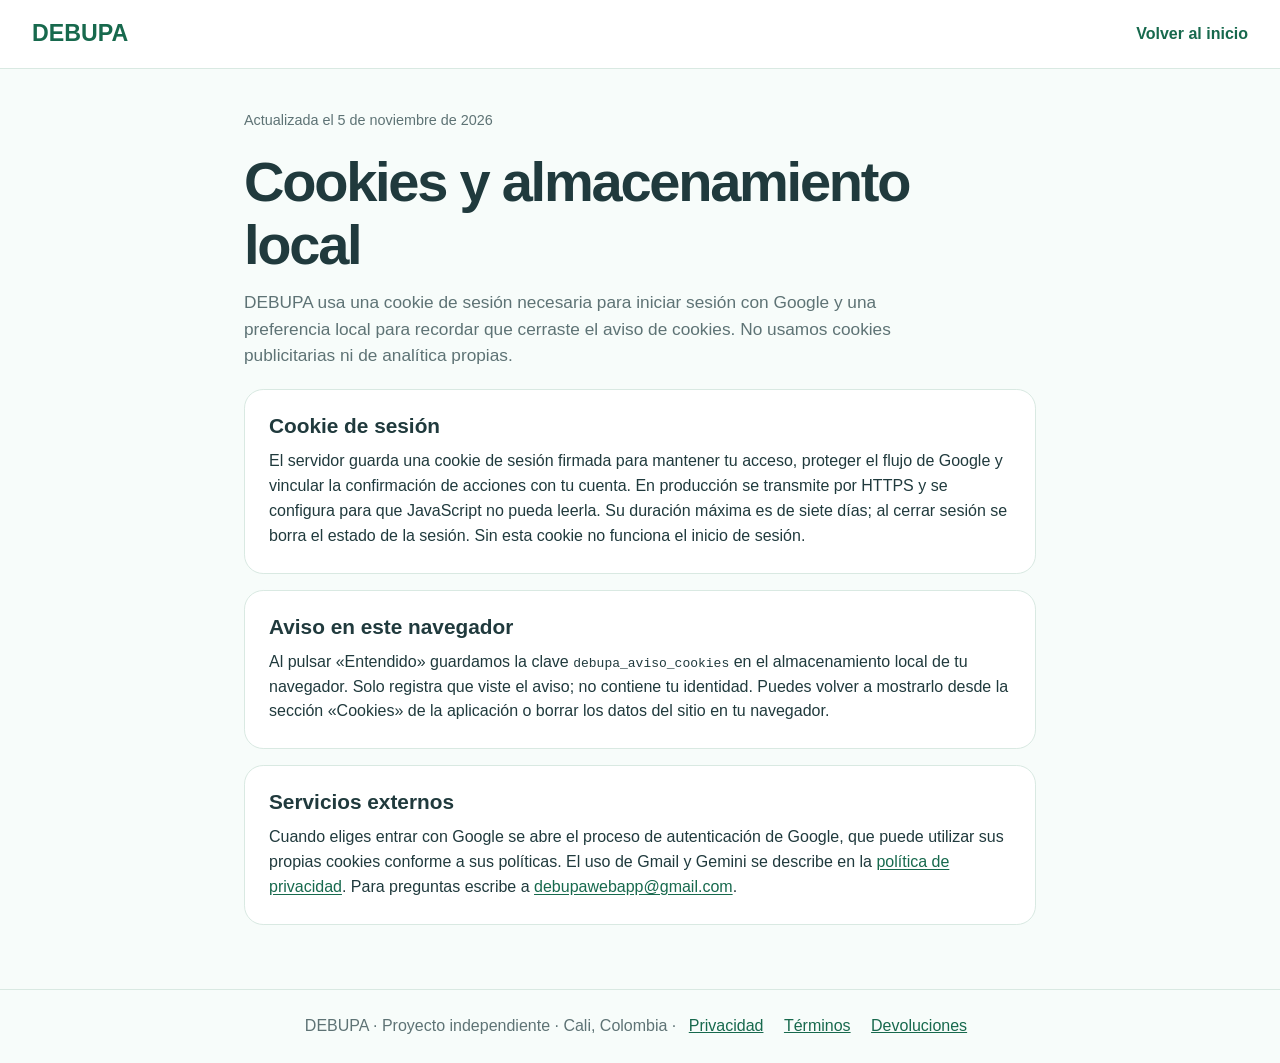
<file: frontend/cookies.html>
<!doctype html>
<html lang="es-CO">
  <head>
    <meta charset="utf-8" />
    <meta name="viewport" content="width=device-width, initial-scale=1" />
    <meta name="description" content="Información sobre cookies y almacenamiento del navegador en DEBUPA." />
    <meta name="theme-color" content="#23805d" />
    <title>Cookies | DEBUPA</title>
    <link rel="icon" type="image/svg+xml" href="./recursos/debupa-icono.svg" />
    <link rel="stylesheet" href="./estilos/variables.css" />
    <link rel="stylesheet" href="./estilos/base.css" />
    <link rel="stylesheet" href="./estilos/legal.css" />
  </head>
  <body>
    <a class="enlace_salto" href="#contenido-principal">Saltar al contenido</a>
    <header class="legal_cabecera">
      <a class="legal_marca" href="./#inicio" aria-label="DEBUPA, ir al inicio">DEBUPA</a>
      <a href="./#inicio">Volver al inicio</a>
    </header>
    <main id="contenido-principal" class="legal_contenido">
      <p class="legal_fecha">Actualizada el 5 de noviembre de 2026</p>
      <h1>Cookies y almacenamiento local</h1>
      <p class="legal_intro">
        DEBUPA usa una cookie de sesión necesaria para iniciar sesión con Google y una preferencia local para recordar
        que cerraste el aviso de cookies. No usamos cookies publicitarias ni de analítica propias.
      </p>

      <section class="legal_seccion" aria-labelledby="cookie-sesion">
        <h2 id="cookie-sesion">Cookie de sesión</h2>
        <p>
          El servidor guarda una cookie de sesión firmada para mantener tu acceso, proteger el flujo de Google y
          vincular la confirmación de acciones con tu cuenta. En producción se transmite por HTTPS y se configura para
          que JavaScript no pueda leerla. Su duración máxima es de siete días; al cerrar sesión se borra el estado de
          la sesión. Sin esta cookie no funciona el inicio de sesión.
        </p>
      </section>

      <section class="legal_seccion" aria-labelledby="preferencia-local">
        <h2 id="preferencia-local">Aviso en este navegador</h2>
        <p>
          Al pulsar «Entendido» guardamos la clave <code>debupa_aviso_cookies</code> en el almacenamiento local de tu
          navegador. Solo registra que viste el aviso; no contiene tu identidad. Puedes volver a mostrarlo desde la
          sección «Cookies» de la aplicación o borrar los datos del sitio en tu navegador.
        </p>
      </section>

      <section class="legal_seccion" aria-labelledby="terceros-cookies">
        <h2 id="terceros-cookies">Servicios externos</h2>
        <p>
          Cuando eliges entrar con Google se abre el proceso de autenticación de Google, que puede utilizar sus propias
          cookies conforme a sus políticas. El uso de Gmail y Gemini se describe en la
          <a href="./privacidad.html">política de privacidad</a>. Para preguntas escribe a
          <a href="mailto:debupawebapp@gmail.com">debupawebapp@gmail.com</a>.
        </p>
      </section>
    </main>
    <footer class="legal_pie">
      DEBUPA · Proyecto independiente · Cali, Colombia ·
      <a href="./privacidad.html">Privacidad</a>
      <a href="./terminos.html">Términos</a>
      <a href="./reembolsos.html">Devoluciones</a>
    </footer>
  </body>
</html>
</file>
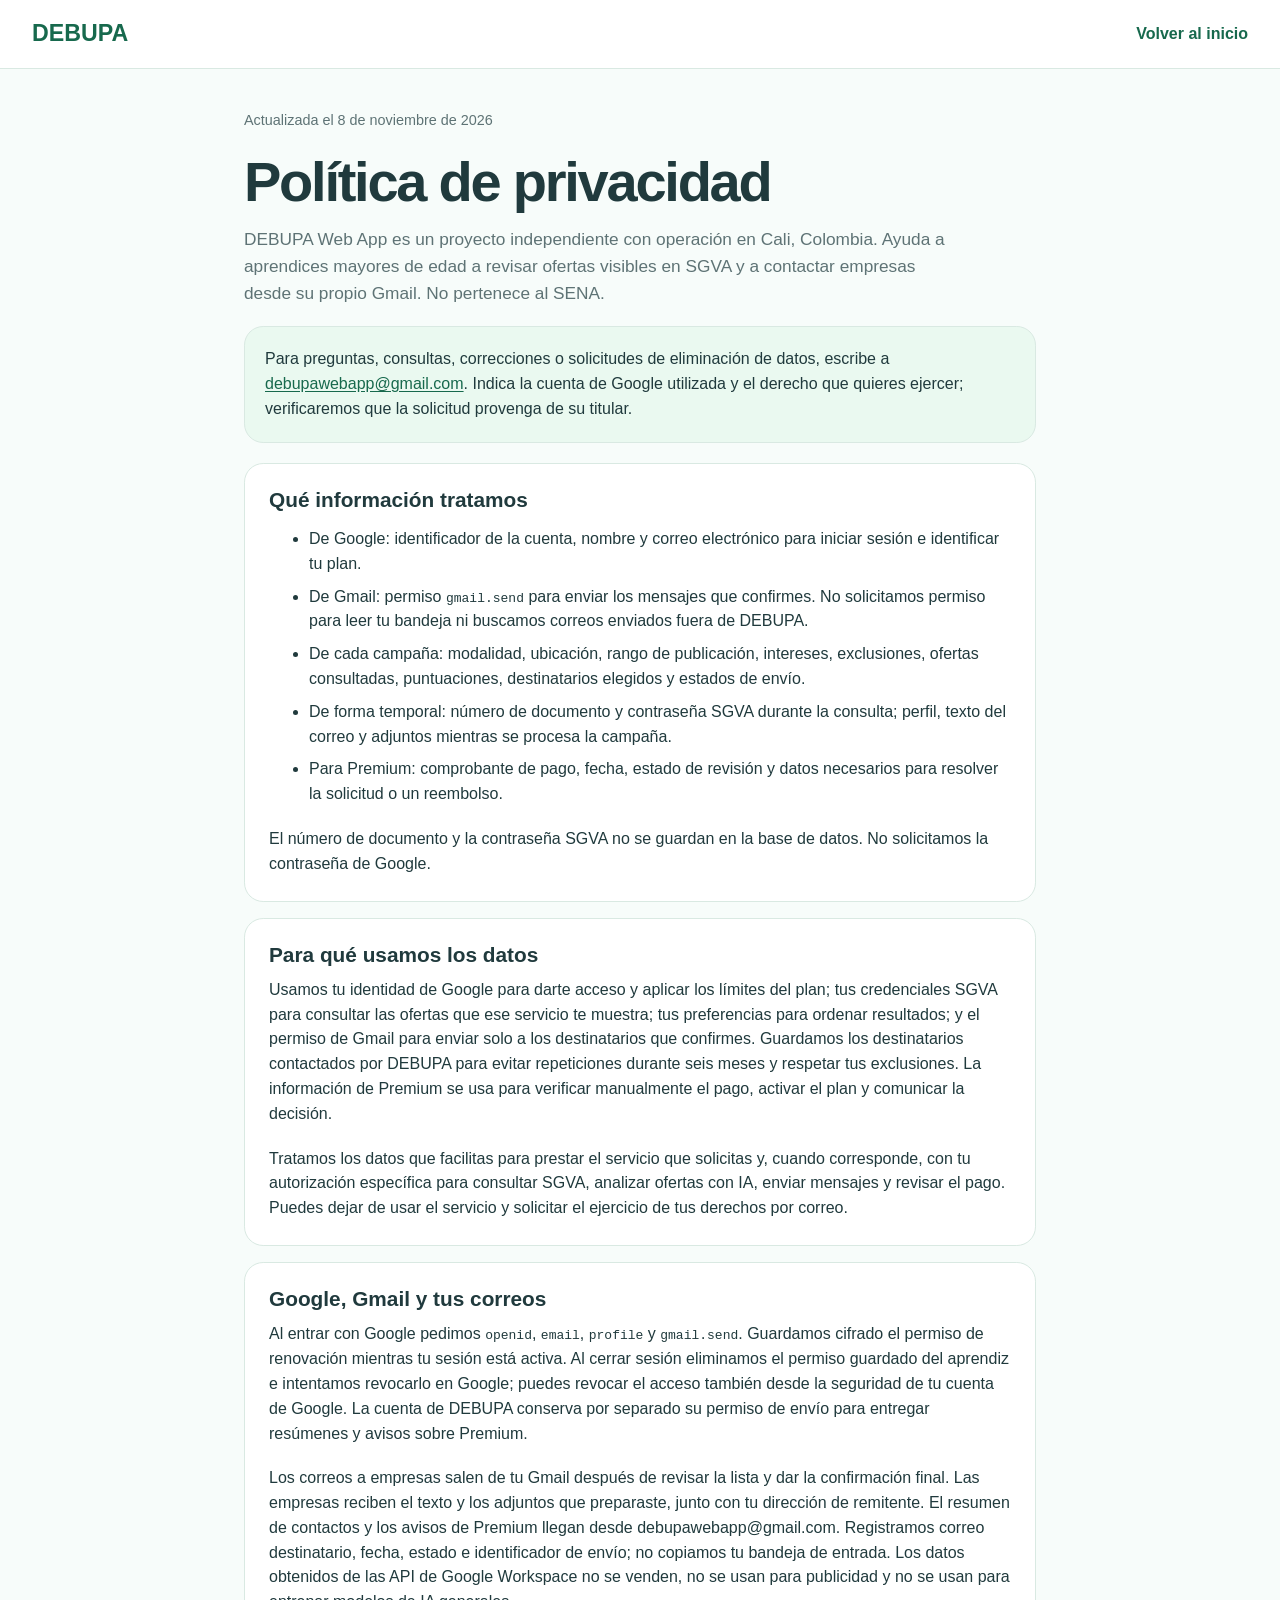
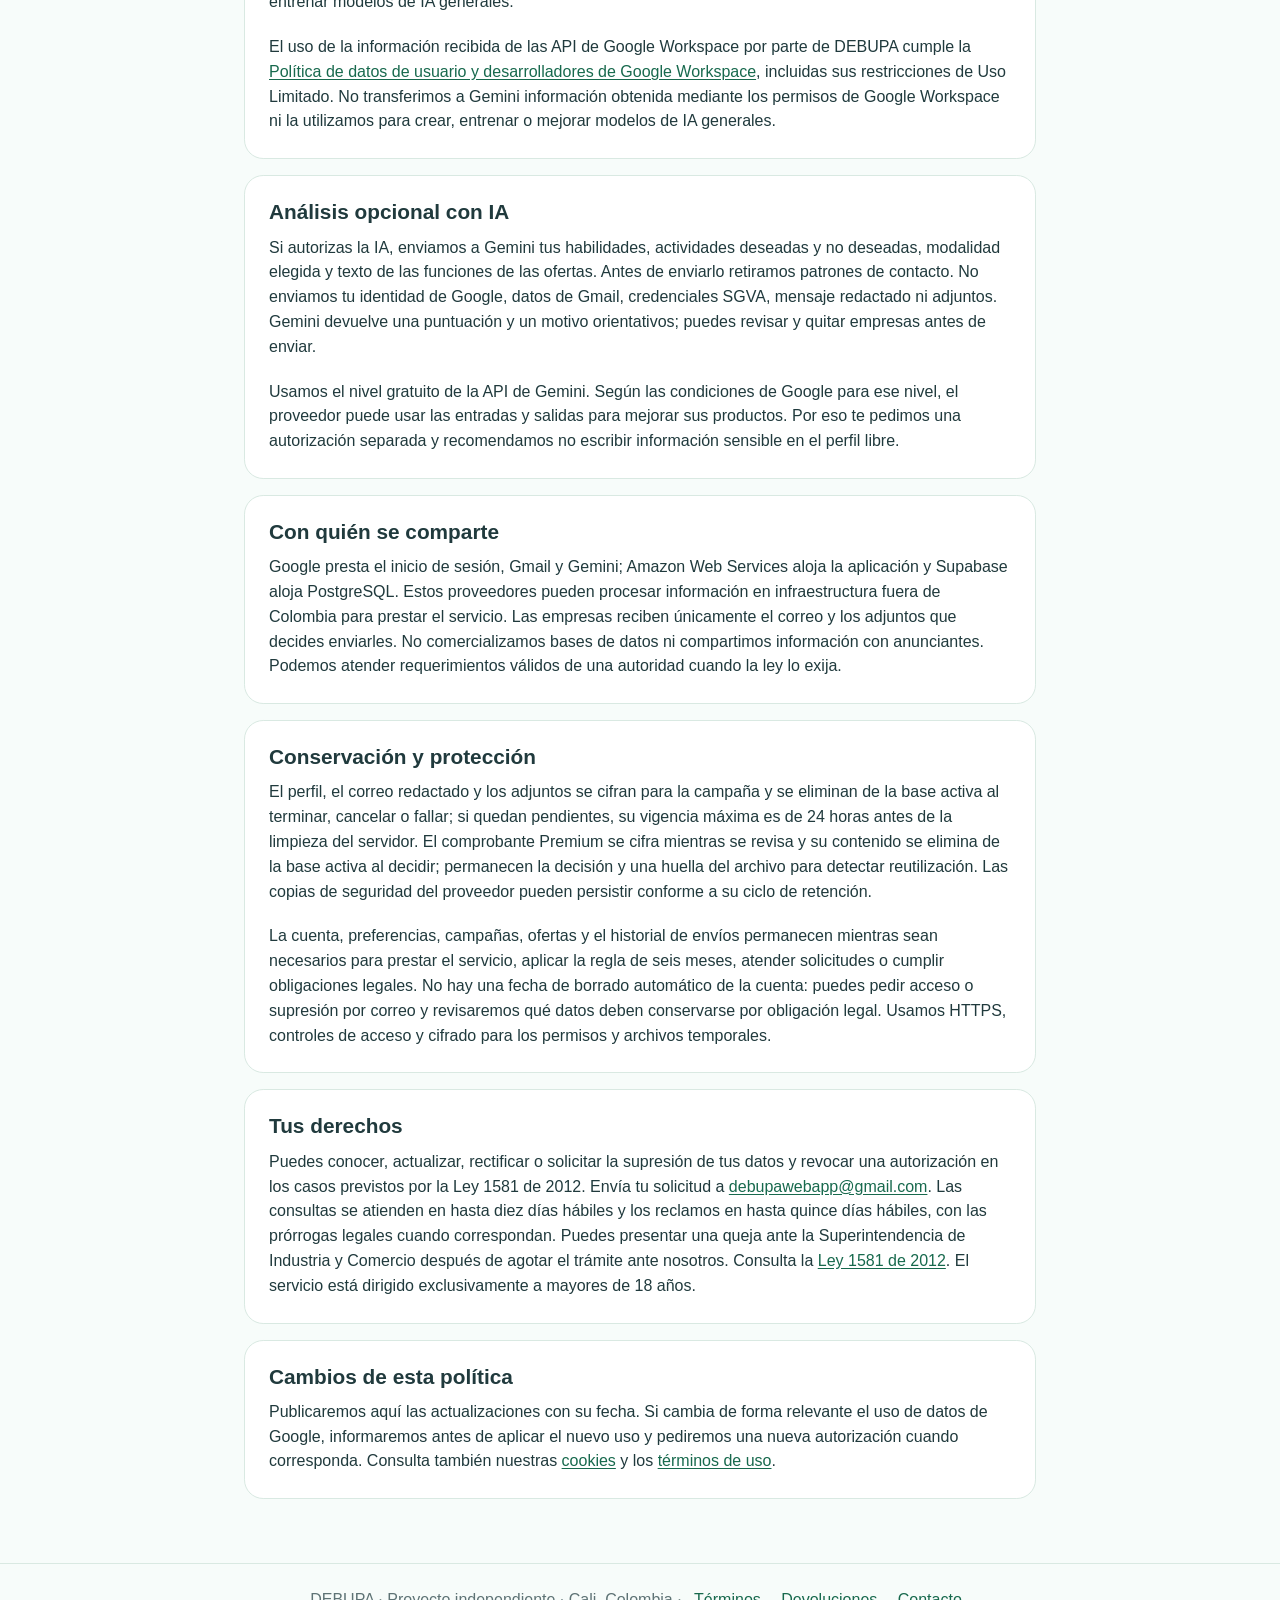
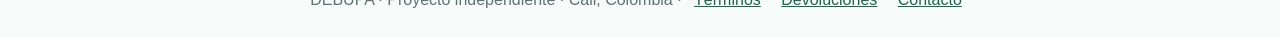
<file: frontend/privacidad.html>
<!doctype html>
<html lang="es-CO">
  <head>
    <meta charset="utf-8" />
    <meta name="viewport" content="width=device-width, initial-scale=1" />
    <meta name="description" content="Política de privacidad y tratamiento de datos de DEBUPA Web App." />
    <meta name="theme-color" content="#23805d" />
    <title>Privacidad y datos | DEBUPA</title>
    <link rel="icon" type="image/svg+xml" href="./recursos/debupa-icono.svg" />
    <link rel="stylesheet" href="./estilos/variables.css" />
    <link rel="stylesheet" href="./estilos/base.css" />
    <link rel="stylesheet" href="./estilos/legal.css" />
  </head>
  <body>
    <a class="enlace_salto" href="#contenido-principal">Saltar al contenido</a>
    <header class="legal_cabecera">
      <a class="legal_marca" href="./#inicio" aria-label="DEBUPA, ir al inicio">DEBUPA</a>
      <a href="./#inicio">Volver al inicio</a>
    </header>
    <main id="contenido-principal" class="legal_contenido">
      <p class="legal_fecha">Actualizada el 8 de noviembre de 2026</p>
      <h1>Política de privacidad</h1>
      <p class="legal_intro">
        DEBUPA Web App es un proyecto independiente con operación en Cali, Colombia. Ayuda a aprendices mayores de edad
        a revisar ofertas visibles en SGVA y a contactar empresas desde su propio Gmail. No pertenece al SENA.
      </p>
      <p class="legal_nota">
        Para preguntas, consultas, correcciones o solicitudes de eliminación de datos, escribe a
        <a href="mailto:debupawebapp@gmail.com">debupawebapp@gmail.com</a>. Indica la cuenta de Google utilizada y el
        derecho que quieres ejercer; verificaremos que la solicitud provenga de su titular.
      </p>

      <section class="legal_seccion" aria-labelledby="datos-tratados">
        <h2 id="datos-tratados">Qué información tratamos</h2>
        <ul>
          <li>De Google: identificador de la cuenta, nombre y correo electrónico para iniciar sesión e identificar tu plan.</li>
          <li>De Gmail: permiso <code>gmail.send</code> para enviar los mensajes que confirmes. No solicitamos permiso para leer tu bandeja ni buscamos correos enviados fuera de DEBUPA.</li>
          <li>De cada campaña: modalidad, ubicación, rango de publicación, intereses, exclusiones, ofertas consultadas, puntuaciones, destinatarios elegidos y estados de envío.</li>
          <li>De forma temporal: número de documento y contraseña SGVA durante la consulta; perfil, texto del correo y adjuntos mientras se procesa la campaña.</li>
          <li>Para Premium: comprobante de pago, fecha, estado de revisión y datos necesarios para resolver la solicitud o un reembolso.</li>
        </ul>
        <p>El número de documento y la contraseña SGVA no se guardan en la base de datos. No solicitamos la contraseña de Google.</p>
      </section>

      <section class="legal_seccion" aria-labelledby="finalidades">
        <h2 id="finalidades">Para qué usamos los datos</h2>
        <p>
          Usamos tu identidad de Google para darte acceso y aplicar los límites del plan; tus credenciales SGVA para
          consultar las ofertas que ese servicio te muestra; tus preferencias para ordenar resultados; y el permiso de
          Gmail para enviar solo a los destinatarios que confirmes. Guardamos los destinatarios contactados por DEBUPA
          para evitar repeticiones durante seis meses y respetar tus exclusiones. La información de Premium se usa para
          verificar manualmente el pago, activar el plan y comunicar la decisión.
        </p>
        <p>
          Tratamos los datos que facilitas para prestar el servicio que solicitas y, cuando corresponde, con tu
          autorización específica para consultar SGVA, analizar ofertas con IA, enviar mensajes y revisar el pago.
          Puedes dejar de usar el servicio y solicitar el ejercicio de tus derechos por correo.
        </p>
      </section>

      <section class="legal_seccion" aria-labelledby="google-gmail">
        <h2 id="google-gmail">Google, Gmail y tus correos</h2>
        <p>
          Al entrar con Google pedimos <code>openid</code>, <code>email</code>, <code>profile</code> y
          <code>gmail.send</code>. Guardamos cifrado el permiso de renovación mientras tu sesión está activa. Al cerrar
          sesión eliminamos el permiso guardado del aprendiz e intentamos revocarlo en Google; puedes revocar el acceso
          también desde la seguridad de tu cuenta de Google. La cuenta de DEBUPA conserva por separado su permiso de
          envío para entregar resúmenes y avisos sobre Premium.
        </p>
        <p>
          Los correos a empresas salen de tu Gmail después de revisar la lista y dar la confirmación final. Las empresas
          reciben el texto y los adjuntos que preparaste, junto con tu dirección de remitente. El resumen de contactos
          y los avisos de Premium llegan desde debupawebapp@gmail.com. Registramos correo destinatario, fecha, estado e
          identificador de envío; no copiamos tu bandeja de entrada. Los datos obtenidos de las API de Google Workspace
          no se venden, no se usan para publicidad y no se usan para entrenar modelos de IA generales.
        </p>
        <p>
          El uso de la información recibida de las API de Google Workspace por parte de DEBUPA cumple la
          <a href="https://developers.google.com/workspace/workspace-api-user-data-developer-policy?hl=es-419" target="_blank" rel="noopener noreferrer">Política de datos de usuario y desarrolladores de Google Workspace</a>,
          incluidas sus restricciones de Uso Limitado. No transferimos a Gemini información obtenida mediante los
          permisos de Google Workspace ni la utilizamos para crear, entrenar o mejorar modelos de IA generales.
        </p>
      </section>

      <section class="legal_seccion" aria-labelledby="inteligencia-artificial">
        <h2 id="inteligencia-artificial">Análisis opcional con IA</h2>
        <p>
          Si autorizas la IA, enviamos a Gemini tus habilidades, actividades deseadas y no deseadas, modalidad elegida y
          texto de las funciones de las ofertas. Antes de enviarlo retiramos patrones de contacto. No enviamos tu
          identidad de Google, datos de Gmail, credenciales SGVA, mensaje redactado ni adjuntos. Gemini devuelve una
          puntuación y un motivo orientativos; puedes revisar y quitar empresas antes de enviar.
        </p>
        <p>
          Usamos el nivel gratuito de la API de Gemini. Según las condiciones de Google para ese nivel, el proveedor
          puede usar las entradas y salidas para mejorar sus productos. Por eso te pedimos una autorización separada y
          recomendamos no escribir información sensible en el perfil libre.
        </p>
      </section>

      <section class="legal_seccion" aria-labelledby="proveedores">
        <h2 id="proveedores">Con quién se comparte</h2>
        <p>
          Google presta el inicio de sesión, Gmail y Gemini; Amazon Web Services aloja la aplicación y Supabase aloja
          PostgreSQL. Estos proveedores pueden procesar información en infraestructura fuera de Colombia para prestar
          el servicio. Las empresas reciben únicamente el correo y los adjuntos que decides enviarles. No comercializamos
          bases de datos ni compartimos información con anunciantes. Podemos atender requerimientos válidos de una
          autoridad cuando la ley lo exija.
        </p>
      </section>

      <section class="legal_seccion" aria-labelledby="conservacion">
        <h2 id="conservacion">Conservación y protección</h2>
        <p>
          El perfil, el correo redactado y los adjuntos se cifran para la campaña y se eliminan de la base activa al
          terminar, cancelar o fallar; si quedan pendientes, su vigencia máxima es de 24 horas antes de la limpieza del
          servidor. El comprobante Premium se cifra mientras se revisa y su contenido se elimina de la base activa al
          decidir; permanecen la decisión y una huella del archivo para detectar reutilización. Las copias de seguridad
          del proveedor pueden persistir conforme a su ciclo de retención.
        </p>
        <p>
          La cuenta, preferencias, campañas, ofertas y el historial de envíos permanecen mientras sean necesarios para
          prestar el servicio, aplicar la regla de seis meses, atender solicitudes o cumplir obligaciones legales. No
          hay una fecha de borrado automático de la cuenta: puedes pedir acceso o supresión por correo y revisaremos qué
          datos deben conservarse por obligación legal. Usamos HTTPS, controles de acceso y cifrado para los permisos y
          archivos temporales.
        </p>
      </section>

      <section class="legal_seccion" aria-labelledby="derechos">
        <h2 id="derechos">Tus derechos</h2>
        <p>
          Puedes conocer, actualizar, rectificar o solicitar la supresión de tus datos y revocar una autorización en los
          casos previstos por la Ley 1581 de 2012. Envía tu solicitud a
          <a href="mailto:debupawebapp@gmail.com">debupawebapp@gmail.com</a>. Las consultas se atienden en hasta diez
          días hábiles y los reclamos en hasta quince días hábiles, con las prórrogas legales cuando correspondan.
          Puedes presentar una queja ante la Superintendencia de Industria y Comercio después de agotar el trámite ante
          nosotros. Consulta la <a href="https://www.funcionpublica.gov.co/eva/gestornormativo/norma.php?i=49981" target="_blank" rel="noopener noreferrer">Ley 1581 de 2012</a>.
          El servicio está dirigido exclusivamente a mayores de 18 años.
        </p>
      </section>

      <section class="legal_seccion" aria-labelledby="cambios-privacidad">
        <h2 id="cambios-privacidad">Cambios de esta política</h2>
        <p>
          Publicaremos aquí las actualizaciones con su fecha. Si cambia de forma relevante el uso de datos de Google,
          informaremos antes de aplicar el nuevo uso y pediremos una nueva autorización cuando corresponda.
          Consulta también nuestras <a href="./cookies.html">cookies</a> y los <a href="./terminos.html">términos de uso</a>.
        </p>
      </section>
    </main>
    <footer class="legal_pie">
      DEBUPA · Proyecto independiente · Cali, Colombia ·
      <a href="./terminos.html">Términos</a>
      <a href="./reembolsos.html">Devoluciones</a>
      <a href="mailto:debupawebapp@gmail.com">Contacto</a>
    </footer>
  </body>
</html>
</file>
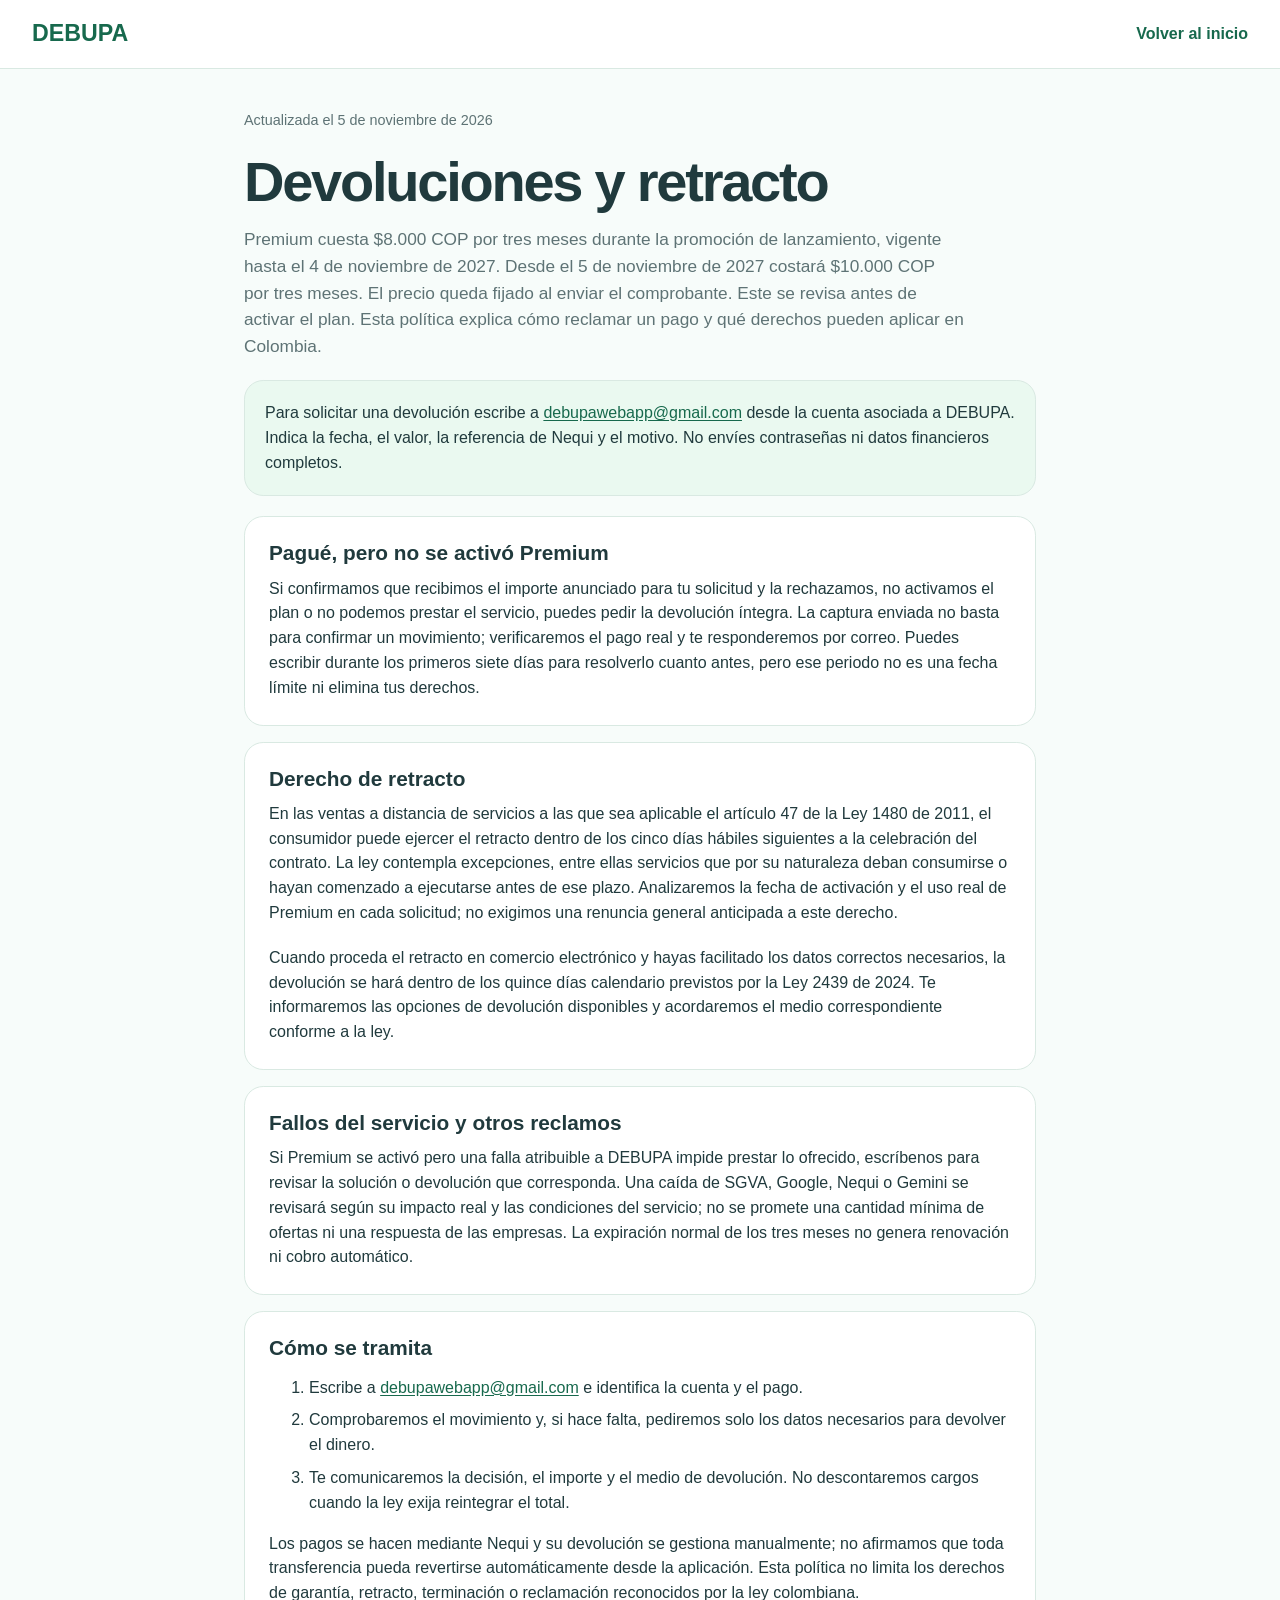
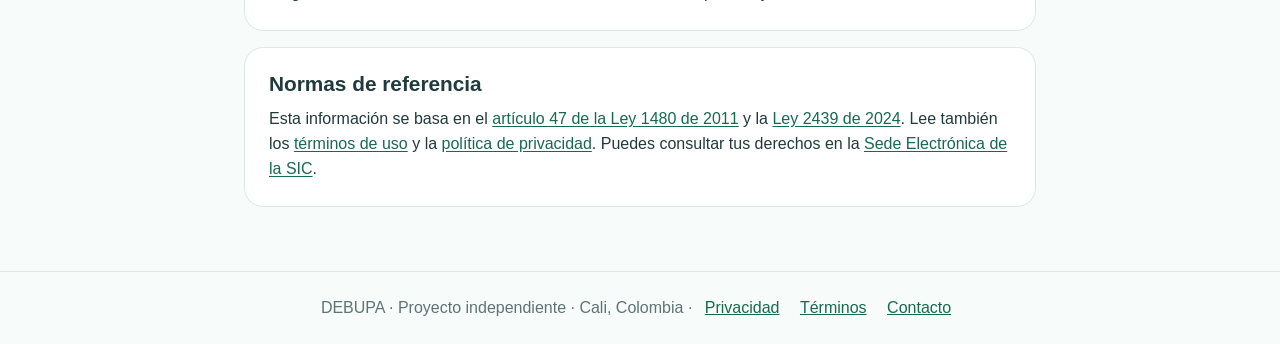
<file: frontend/reembolsos.html>
<!doctype html>
<html lang="es-CO">
  <head>
    <meta charset="utf-8" />
    <meta name="viewport" content="width=device-width, initial-scale=1" />
    <meta name="description" content="Política de devoluciones, pagos y derecho de retracto de DEBUPA." />
    <meta name="theme-color" content="#23805d" />
    <title>Devoluciones y retracto | DEBUPA</title>
    <link rel="icon" type="image/svg+xml" href="./recursos/debupa-icono.svg" />
    <link rel="stylesheet" href="./estilos/variables.css" />
    <link rel="stylesheet" href="./estilos/base.css" />
    <link rel="stylesheet" href="./estilos/legal.css" />
  </head>
  <body>
    <a class="enlace_salto" href="#contenido-principal">Saltar al contenido</a>
    <header class="legal_cabecera">
      <a class="legal_marca" href="./#inicio" aria-label="DEBUPA, ir al inicio">DEBUPA</a>
      <a href="./#inicio">Volver al inicio</a>
    </header>
    <main id="contenido-principal" class="legal_contenido">
      <p class="legal_fecha">Actualizada el 5 de noviembre de 2026</p>
      <h1>Devoluciones y retracto</h1>
      <p class="legal_intro">
        Premium cuesta $8.000 COP por tres meses durante la promoción de lanzamiento, vigente hasta el 4 de noviembre
        de 2027. Desde el 5 de noviembre de 2027 costará $10.000 COP por tres meses. El precio queda fijado al enviar
        el comprobante. Este se revisa antes de activar
        el plan. Esta política explica cómo reclamar un pago y qué derechos pueden aplicar en Colombia.
      </p>
      <p class="legal_nota">
        Para solicitar una devolución escribe a
        <a href="mailto:debupawebapp@gmail.com">debupawebapp@gmail.com</a> desde la cuenta asociada a DEBUPA. Indica
        la fecha, el valor, la referencia de Nequi y el motivo. No envíes contraseñas ni datos financieros completos.
      </p>

      <section class="legal_seccion" aria-labelledby="pago-no-aprobado">
        <h2 id="pago-no-aprobado">Pagué, pero no se activó Premium</h2>
        <p>
          Si confirmamos que recibimos el importe anunciado para tu solicitud y la rechazamos, no activamos el plan o no podemos
          prestar el servicio, puedes pedir la devolución íntegra. La captura enviada no basta para confirmar un
          movimiento; verificaremos el pago real y te responderemos por correo. Puedes escribir durante los primeros
          siete días para resolverlo cuanto antes, pero ese periodo no es una fecha límite ni elimina tus derechos.
        </p>
      </section>

      <section class="legal_seccion" aria-labelledby="retracto">
        <h2 id="retracto">Derecho de retracto</h2>
        <p>
          En las ventas a distancia de servicios a las que sea aplicable el artículo 47 de la Ley 1480 de 2011, el
          consumidor puede ejercer el retracto dentro de los cinco días hábiles siguientes a la celebración del
          contrato. La ley contempla excepciones, entre ellas servicios que por su naturaleza deban consumirse o hayan
          comenzado a ejecutarse antes de ese plazo. Analizaremos la fecha de activación y el uso real de Premium en
          cada solicitud; no exigimos una renuncia general anticipada a este derecho.
        </p>
        <p>
          Cuando proceda el retracto en comercio electrónico y hayas facilitado los datos correctos necesarios, la
          devolución se hará dentro de los quince días calendario previstos por la Ley 2439 de 2024. Te informaremos
          las opciones de devolución disponibles y acordaremos el medio correspondiente conforme a la ley.
        </p>
      </section>

      <section class="legal_seccion" aria-labelledby="incumplimiento">
        <h2 id="incumplimiento">Fallos del servicio y otros reclamos</h2>
        <p>
          Si Premium se activó pero una falla atribuible a DEBUPA impide prestar lo ofrecido, escríbenos para revisar
          la solución o devolución que corresponda. Una caída de SGVA, Google, Nequi o Gemini se revisará según su
          impacto real y las condiciones del servicio; no se promete una cantidad mínima de ofertas ni una respuesta de
          las empresas. La expiración normal de los tres meses no genera renovación ni cobro automático.
        </p>
      </section>

      <section class="legal_seccion" aria-labelledby="proceso-devolucion">
        <h2 id="proceso-devolucion">Cómo se tramita</h2>
        <ol>
          <li>Escribe a <a href="mailto:debupawebapp@gmail.com">debupawebapp@gmail.com</a> e identifica la cuenta y el pago.</li>
          <li>Comprobaremos el movimiento y, si hace falta, pediremos solo los datos necesarios para devolver el dinero.</li>
          <li>Te comunicaremos la decisión, el importe y el medio de devolución. No descontaremos cargos cuando la ley exija reintegrar el total.</li>
        </ol>
        <p>
          Los pagos se hacen mediante Nequi y su devolución se gestiona manualmente; no afirmamos que toda transferencia
          pueda revertirse automáticamente desde la aplicación. Esta política no limita los derechos de garantía,
          retracto, terminación o reclamación reconocidos por la ley colombiana.
        </p>
      </section>

      <section class="legal_seccion" aria-labelledby="referencias-legales">
        <h2 id="referencias-legales">Normas de referencia</h2>
        <p>
          Esta información se basa en el
          <a href="https://www1.funcionpublica.gov.co/eva/gestornormativo/norma.php?i=44306" target="_blank" rel="noopener noreferrer">artículo 47 de la Ley 1480 de 2011</a>
          y la
          <a href="https://www1.funcionpublica.gov.co/eva/gestornormativo/norma.php?i=257116" target="_blank" rel="noopener noreferrer">Ley 2439 de 2024</a>.
          Lee también los <a href="./terminos.html">términos de uso</a> y la
          <a href="./privacidad.html">política de privacidad</a>. Puedes consultar tus derechos en la
          <a href="https://sedeelectronica.sic.gov.co/" target="_blank" rel="noopener noreferrer">Sede Electrónica de la SIC</a>.
        </p>
      </section>
    </main>
    <footer class="legal_pie">
      DEBUPA · Proyecto independiente · Cali, Colombia ·
      <a href="./privacidad.html">Privacidad</a>
      <a href="./terminos.html">Términos</a>
      <a href="mailto:debupawebapp@gmail.com">Contacto</a>
    </footer>
  </body>
</html>
</file>
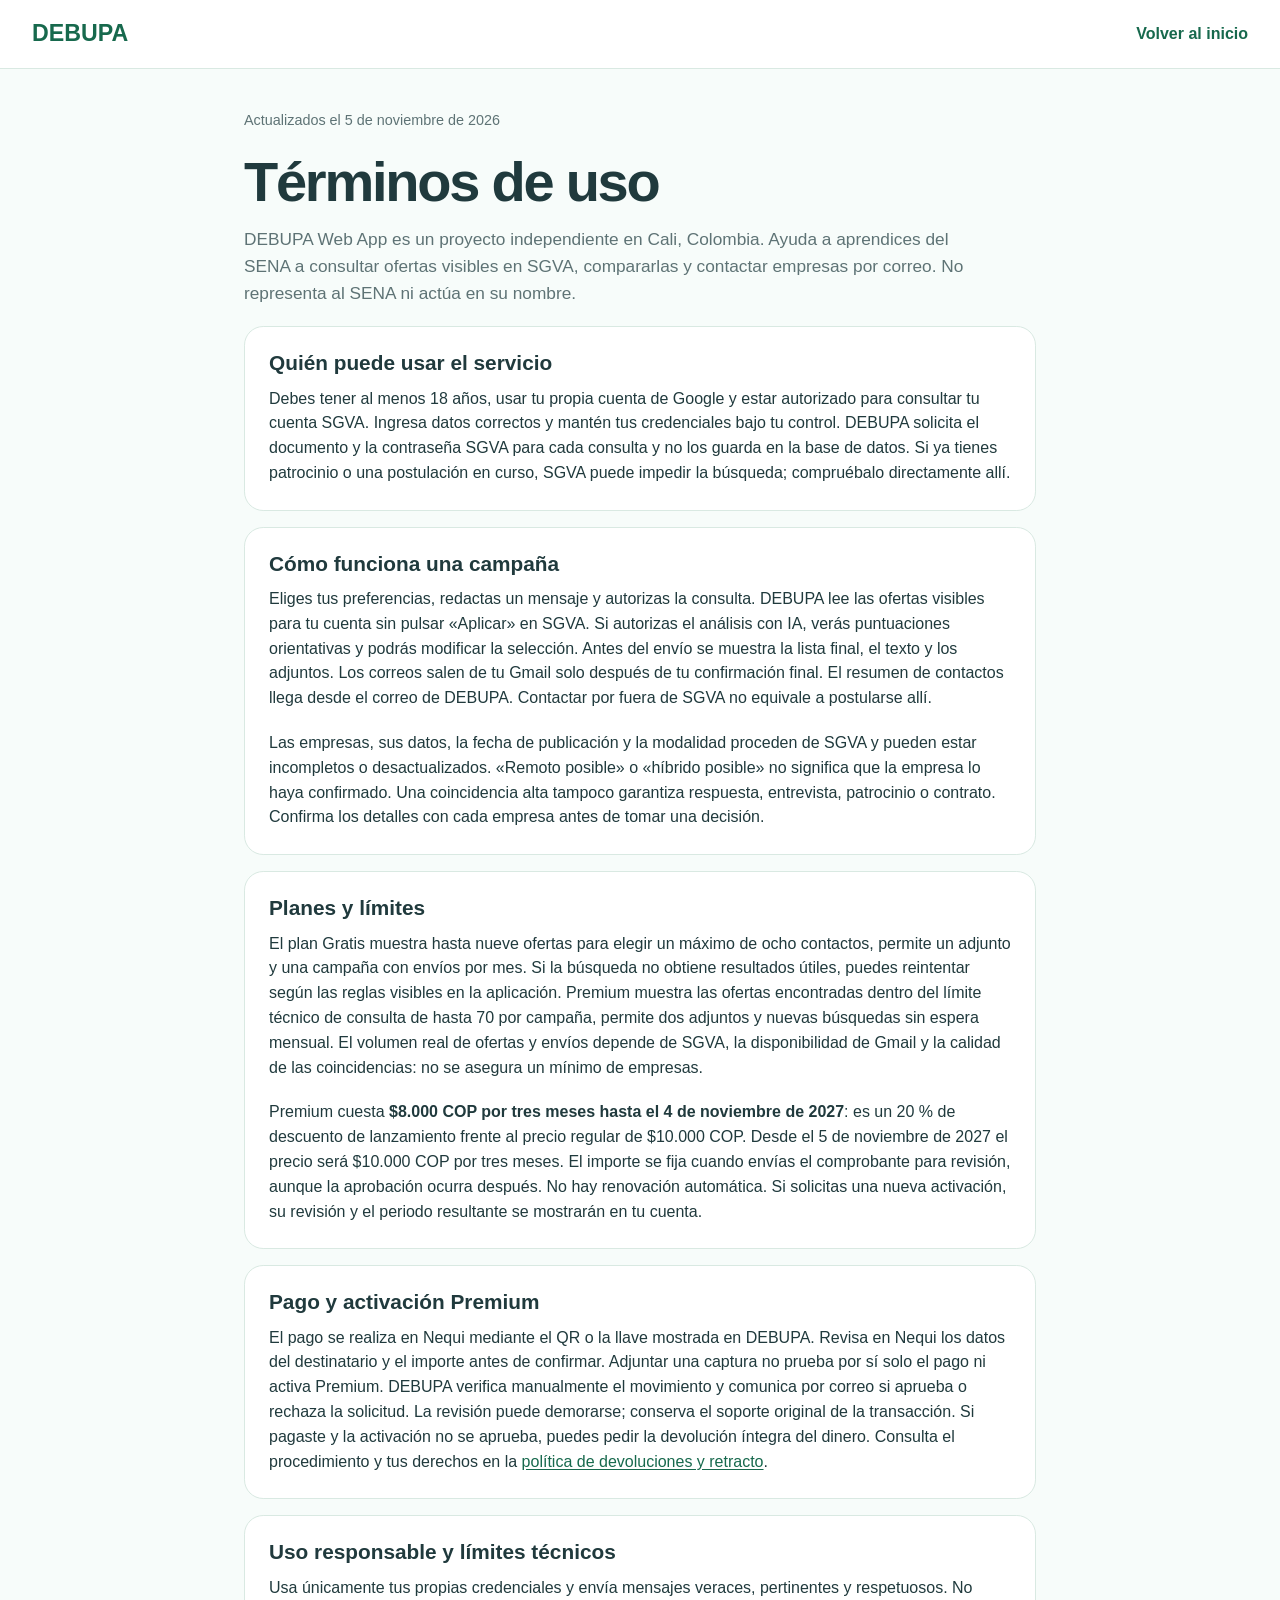
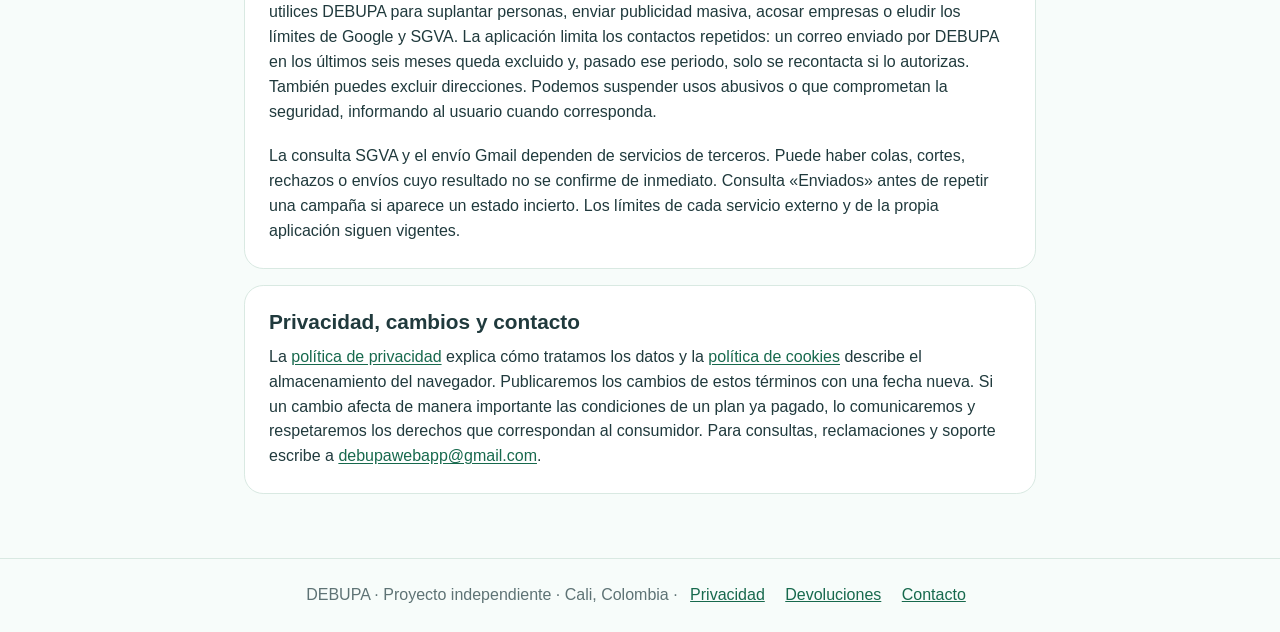
<file: frontend/terminos.html>
<!doctype html>
<html lang="es-CO">
  <head>
    <meta charset="utf-8" />
    <meta name="viewport" content="width=device-width, initial-scale=1" />
    <meta name="description" content="Términos de uso de DEBUPA Web App y condiciones de los planes." />
    <meta name="theme-color" content="#23805d" />
    <title>Términos de uso | DEBUPA</title>
    <link rel="icon" type="image/svg+xml" href="./recursos/debupa-icono.svg" />
    <link rel="stylesheet" href="./estilos/variables.css" />
    <link rel="stylesheet" href="./estilos/base.css" />
    <link rel="stylesheet" href="./estilos/legal.css" />
  </head>
  <body>
    <a class="enlace_salto" href="#contenido-principal">Saltar al contenido</a>
    <header class="legal_cabecera">
      <a class="legal_marca" href="./#inicio" aria-label="DEBUPA, ir al inicio">DEBUPA</a>
      <a href="./#inicio">Volver al inicio</a>
    </header>
    <main id="contenido-principal" class="legal_contenido">
      <p class="legal_fecha">Actualizados el 5 de noviembre de 2026</p>
      <h1>Términos de uso</h1>
      <p class="legal_intro">
        DEBUPA Web App es un proyecto independiente en Cali, Colombia. Ayuda a aprendices del SENA a consultar ofertas
        visibles en SGVA, compararlas y contactar empresas por correo. No representa al SENA ni actúa en su nombre.
      </p>

      <section class="legal_seccion" aria-labelledby="requisitos-uso">
        <h2 id="requisitos-uso">Quién puede usar el servicio</h2>
        <p>
          Debes tener al menos 18 años, usar tu propia cuenta de Google y estar autorizado para consultar tu cuenta
          SGVA. Ingresa datos correctos y mantén tus credenciales bajo tu control. DEBUPA solicita el documento y la
          contraseña SGVA para cada consulta y no los guarda en la base de datos. Si ya tienes patrocinio o una
          postulación en curso, SGVA puede impedir la búsqueda; compruébalo directamente allí.
        </p>
      </section>

      <section class="legal_seccion" aria-labelledby="funcionamiento">
        <h2 id="funcionamiento">Cómo funciona una campaña</h2>
        <p>
          Eliges tus preferencias, redactas un mensaje y autorizas la consulta. DEBUPA lee las ofertas visibles para tu
          cuenta sin pulsar «Aplicar» en SGVA. Si autorizas el análisis con IA, verás puntuaciones orientativas y
          podrás modificar la selección. Antes del envío se muestra la lista final, el texto y los adjuntos. Los correos
          salen de tu Gmail solo después de tu confirmación final. El resumen de contactos llega desde el correo de
          DEBUPA. Contactar por fuera de SGVA no equivale a postularse allí.
        </p>
        <p>
          Las empresas, sus datos, la fecha de publicación y la modalidad proceden de SGVA y pueden estar incompletos o
          desactualizados. «Remoto posible» o «híbrido posible» no significa que la empresa lo haya confirmado. Una
          coincidencia alta tampoco garantiza respuesta, entrevista, patrocinio o contrato. Confirma los detalles con
          cada empresa antes de tomar una decisión.
        </p>
      </section>

      <section class="legal_seccion" aria-labelledby="planes">
        <h2 id="planes">Planes y límites</h2>
        <p>
          El plan Gratis muestra hasta nueve ofertas para elegir un máximo de ocho contactos, permite un adjunto y una
          campaña con envíos por mes. Si la búsqueda no obtiene resultados útiles, puedes reintentar según las reglas
          visibles en la aplicación. Premium muestra las ofertas encontradas dentro del límite técnico de consulta de
          hasta 70 por campaña, permite dos adjuntos y nuevas búsquedas sin espera mensual. El volumen real de ofertas
          y envíos depende de SGVA, la disponibilidad de Gmail y la calidad de las coincidencias: no se asegura un
          mínimo de empresas.
        </p>
        <p>
          Premium cuesta <strong>$8.000 COP por tres meses hasta el 4 de noviembre de 2027</strong>: es un 20 % de
          descuento de lanzamiento frente al precio regular de $10.000 COP. Desde el 5 de noviembre de 2027 el precio
          será $10.000 COP por tres meses. El importe se fija cuando envías el comprobante para revisión, aunque la
          aprobación ocurra después. No hay renovación automática. Si solicitas una
          nueva activación, su revisión y el periodo resultante se mostrarán en tu cuenta.
        </p>
      </section>

      <section class="legal_seccion" aria-labelledby="pago-premium">
        <h2 id="pago-premium">Pago y activación Premium</h2>
        <p>
          El pago se realiza en Nequi mediante el QR o la llave mostrada en DEBUPA. Revisa en Nequi los datos del
          destinatario y el importe antes de confirmar. Adjuntar una captura no prueba por sí solo el pago ni activa
          Premium. DEBUPA verifica manualmente el movimiento y comunica por correo si aprueba o rechaza la solicitud.
          La revisión puede demorarse; conserva el soporte original de la transacción. Si pagaste y la activación no se
          aprueba, puedes pedir la devolución íntegra del dinero. Consulta el procedimiento y tus derechos en la
          <a href="./reembolsos.html">política de devoluciones y retracto</a>.
        </p>
      </section>

      <section class="legal_seccion" aria-labelledby="uso-responsable">
        <h2 id="uso-responsable">Uso responsable y límites técnicos</h2>
        <p>
          Usa únicamente tus propias credenciales y envía mensajes veraces, pertinentes y respetuosos. No utilices
          DEBUPA para suplantar personas, enviar publicidad masiva, acosar empresas o eludir los límites de Google y
          SGVA. La aplicación limita los contactos repetidos: un correo enviado por DEBUPA en los últimos seis meses
          queda excluido y, pasado ese periodo, solo se recontacta si lo autorizas. También puedes excluir direcciones.
          Podemos suspender usos abusivos o que comprometan la seguridad, informando al usuario cuando corresponda.
        </p>
        <p>
          La consulta SGVA y el envío Gmail dependen de servicios de terceros. Puede haber colas, cortes, rechazos o
          envíos cuyo resultado no se confirme de inmediato. Consulta «Enviados» antes de repetir una campaña si
          aparece un estado incierto. Los límites de cada servicio externo y de la propia aplicación siguen vigentes.
        </p>
      </section>

      <section class="legal_seccion" aria-labelledby="datos-terminos">
        <h2 id="datos-terminos">Privacidad, cambios y contacto</h2>
        <p>
          La <a href="./privacidad.html">política de privacidad</a> explica cómo tratamos los datos y la
          <a href="./cookies.html">política de cookies</a> describe el almacenamiento del navegador. Publicaremos
          los cambios de estos términos con una fecha nueva. Si un cambio afecta de manera importante las condiciones
          de un plan ya pagado, lo comunicaremos y respetaremos los derechos que correspondan al consumidor.
          Para consultas, reclamaciones y soporte escribe a
          <a href="mailto:debupawebapp@gmail.com">debupawebapp@gmail.com</a>.
        </p>
      </section>
    </main>
    <footer class="legal_pie">
      DEBUPA · Proyecto independiente · Cali, Colombia ·
      <a href="./privacidad.html">Privacidad</a>
      <a href="./reembolsos.html">Devoluciones</a>
      <a href="mailto:debupawebapp@gmail.com">Contacto</a>
    </footer>
  </body>
</html>
</file>
<file: frontend/estilos/variables.css>
:root {
  --admin_azul: #e2f2fb;
  --admin_lima: #edf4d4;
  --admin_menta: #dbf4e7;
  --admin_morado: #eee8fa;
  --admin_noche: #203b39;
  --admin_rojo: #b7424a;
  --color_acento: #ffd9be;
  --color_azul: #dff3fa;
  --color_azul_texto: #286477;
  --color_blanco: #ffffff;
  --color_borde: #d9e9e2;
  --color_coral: #ffdcca;
  --color_error: #a83232;
  --color_error_fondo: #fff1ee;
  --color_fondo: #f7fcfa;
  --color_fondo_verde: #eaf9f0;
  --color_hoja: #ffffff;
  --color_lila: #eae3fc;
  --color_muted: #5e7375;
  --color_muted_claro: #667a7d;
  --color_texto: #203a3d;
  --color_verde: #23805d;
  --color_verde_claro: #287f60;
  --color_verde_profundo: #17694d;
  --color_verde_suave: #dff5e8;
  --espacio_1: 0.25rem;
  --espacio_2: 0.5rem;
  --espacio_3: 0.75rem;
  --espacio_4: 1rem;
  --espacio_5: 1.25rem;
  --espacio_6: 1.5rem;
  --espacio_8: 2rem;
  --espacio_10: 2.5rem;
  --espacio_12: 3rem;
  --espacio_16: 4rem;
  --fuente_cuerpo: "Aptos", "Segoe UI", Arial, sans-serif;
  --fuente_titulo: "Aptos Display", "Segoe UI", Arial, sans-serif;
  --gradiente_hero: linear-gradient(125deg, #f4fff9 0%, #f8fbff 50%, #fdf7ff 100%);
  --icono_desplegable: url("data:image/svg+xml,%3Csvg xmlns='http://www.w3.org/2000/svg' viewBox='0 0 16 16'%3E%3Cpath d='m3 6 5 5 5-5' fill='none' stroke='%2323805d' stroke-linecap='round' stroke-linejoin='round' stroke-width='2'/%3E%3C/svg%3E");
  --radio_boton: 0.8rem;
  --radio_grande: 1.75rem;
  --radio_medio: 1.2rem;
  --sombra_panel: 0 1.5rem 4rem rgb(25 62 42 / 8%);
  --sombra_suave: 0 0.75rem 2.2rem rgb(25 62 42 / 6%);
  --transicion_corta: 180ms ease;
  --ancho_contenido: 76rem;
}
</file>
<file: frontend/estilos/base.css>
*,
*::before,
*::after {
  box-sizing: border-box;
}

html {
  scroll-behavior: smooth;
}

body {
  background: var(--color_fondo);
  color: var(--color_texto);
  font-family: var(--fuente_cuerpo);
  line-height: 1.55;
  margin: 0;
  min-width: 0;
}

button,
input,
select,
textarea {
  font: inherit;
}

button {
  cursor: pointer;
}

button:disabled,
input:disabled,
select:disabled {
  cursor: not-allowed;
}

fieldset {
  border: 0;
  margin: 0;
  min-width: 0;
  padding: 0;
}

h1,
h2,
h3,
p {
  margin-top: 0;
}

h1,
h2,
h3 {
  line-height: 1.12;
}

img,
svg {
  max-width: 100%;
}

input,
select,
textarea {
  color: var(--color_texto);
  min-width: 0;
}

select {
  max-width: 100%;
  text-overflow: ellipsis;
}

input:focus-visible,
select:focus-visible,
textarea:focus-visible,
a:focus-visible,
button:focus-visible {
  outline: 3px solid #17847e;
  outline-offset: 3px;
}

input[aria-invalid="true"],
select[aria-invalid="true"],
textarea[aria-invalid="true"] {
  border-color: var(--color_error);
}

main {
  min-height: 54vh;
}

textarea {
  resize: vertical;
}

a {
  color: inherit;
}

[hidden] {
  display: none !important;
}

.contenedor {
  margin-inline: auto;
  max-width: var(--ancho_contenido);
  padding-inline: clamp(1.2rem, 4vw, 2rem);
}

.sr_solo {
  clip: rect(0, 0, 0, 0);
  clip-path: inset(50%);
  height: 1px;
  overflow: hidden;
  position: absolute;
  white-space: nowrap;
  width: 1px;
}

@media (prefers-reduced-motion: reduce) {
  html {
    scroll-behavior: auto;
  }

  *,
  *::before,
  *::after {
    animation-duration: 0.01ms !important;
    scroll-behavior: auto !important;
    transition-duration: 0.01ms !important;
  }
}
</file>
<file: frontend/estilos/legal.css>
.enlace_salto {
  background: var(--color_blanco);
  color: var(--color_verde_profundo);
  left: 1rem;
  padding: var(--espacio_3) var(--espacio_4);
  position: absolute;
  top: -4rem;
  z-index: 10;
}

.enlace_salto:focus {
  top: 1rem;
}

.legal_cabecera {
  align-items: center;
  background: var(--color_blanco);
  border-bottom: 1px solid var(--color_borde);
  display: flex;
  justify-content: space-between;
  padding: var(--espacio_4) max(var(--espacio_5), calc((100vw - 76rem) / 2));
}

.legal_cabecera a {
  color: var(--color_verde_profundo);
  font-weight: 700;
  text-decoration: none;
}

.legal_cabecera .legal_marca {
  font-family: var(--fuente_titulo);
  font-size: 1.45rem;
  font-weight: 800;
}

.legal_contenido {
  margin: 0 auto;
  max-width: 52rem;
  padding: var(--espacio_10) var(--espacio_5) var(--espacio_16);
}

.legal_contenido a {
  color: var(--color_verde_profundo);
  text-underline-offset: 0.15em;
}

.legal_contenido h1 {
  font-family: var(--fuente_titulo);
  font-size: clamp(2.1rem, 5vw, 3.5rem);
  letter-spacing: -0.04em;
  margin-bottom: var(--espacio_3);
}

.legal_contenido h2 {
  font-size: 1.3rem;
  margin: 0 0 var(--espacio_3);
}

.legal_contenido li + li {
  margin-top: var(--espacio_2);
}

.legal_contenido p,
.legal_contenido ul {
  margin-bottom: var(--espacio_5);
}

.legal_fecha {
  color: var(--color_muted);
  font-size: 0.9rem;
}

.legal_intro {
  color: var(--color_muted);
  font-size: 1.08rem;
  max-width: 45rem;
}

.legal_nota {
  background: var(--color_fondo_verde);
  border: 1px solid var(--color_borde);
  border-radius: var(--radio_medio);
  padding: var(--espacio_5);
}

.legal_seccion {
  background: var(--color_blanco);
  border: 1px solid var(--color_borde);
  border-radius: var(--radio_medio);
  margin-top: var(--espacio_4);
  padding: var(--espacio_6);
}

.legal_seccion :last-child {
  margin-bottom: 0;
}

.legal_pie {
  border-top: 1px solid var(--color_borde);
  color: var(--color_muted);
  padding: var(--espacio_6) var(--espacio_5);
  text-align: center;
}

.legal_pie a {
  color: var(--color_verde_profundo);
  margin: 0 var(--espacio_2);
}

@media (max-width: 40rem) {
  .legal_cabecera {
    gap: var(--espacio_4);
  }

  .legal_contenido {
    padding-top: var(--espacio_8);
  }

  .legal_seccion {
    padding: var(--espacio_5);
  }
}
</file>
